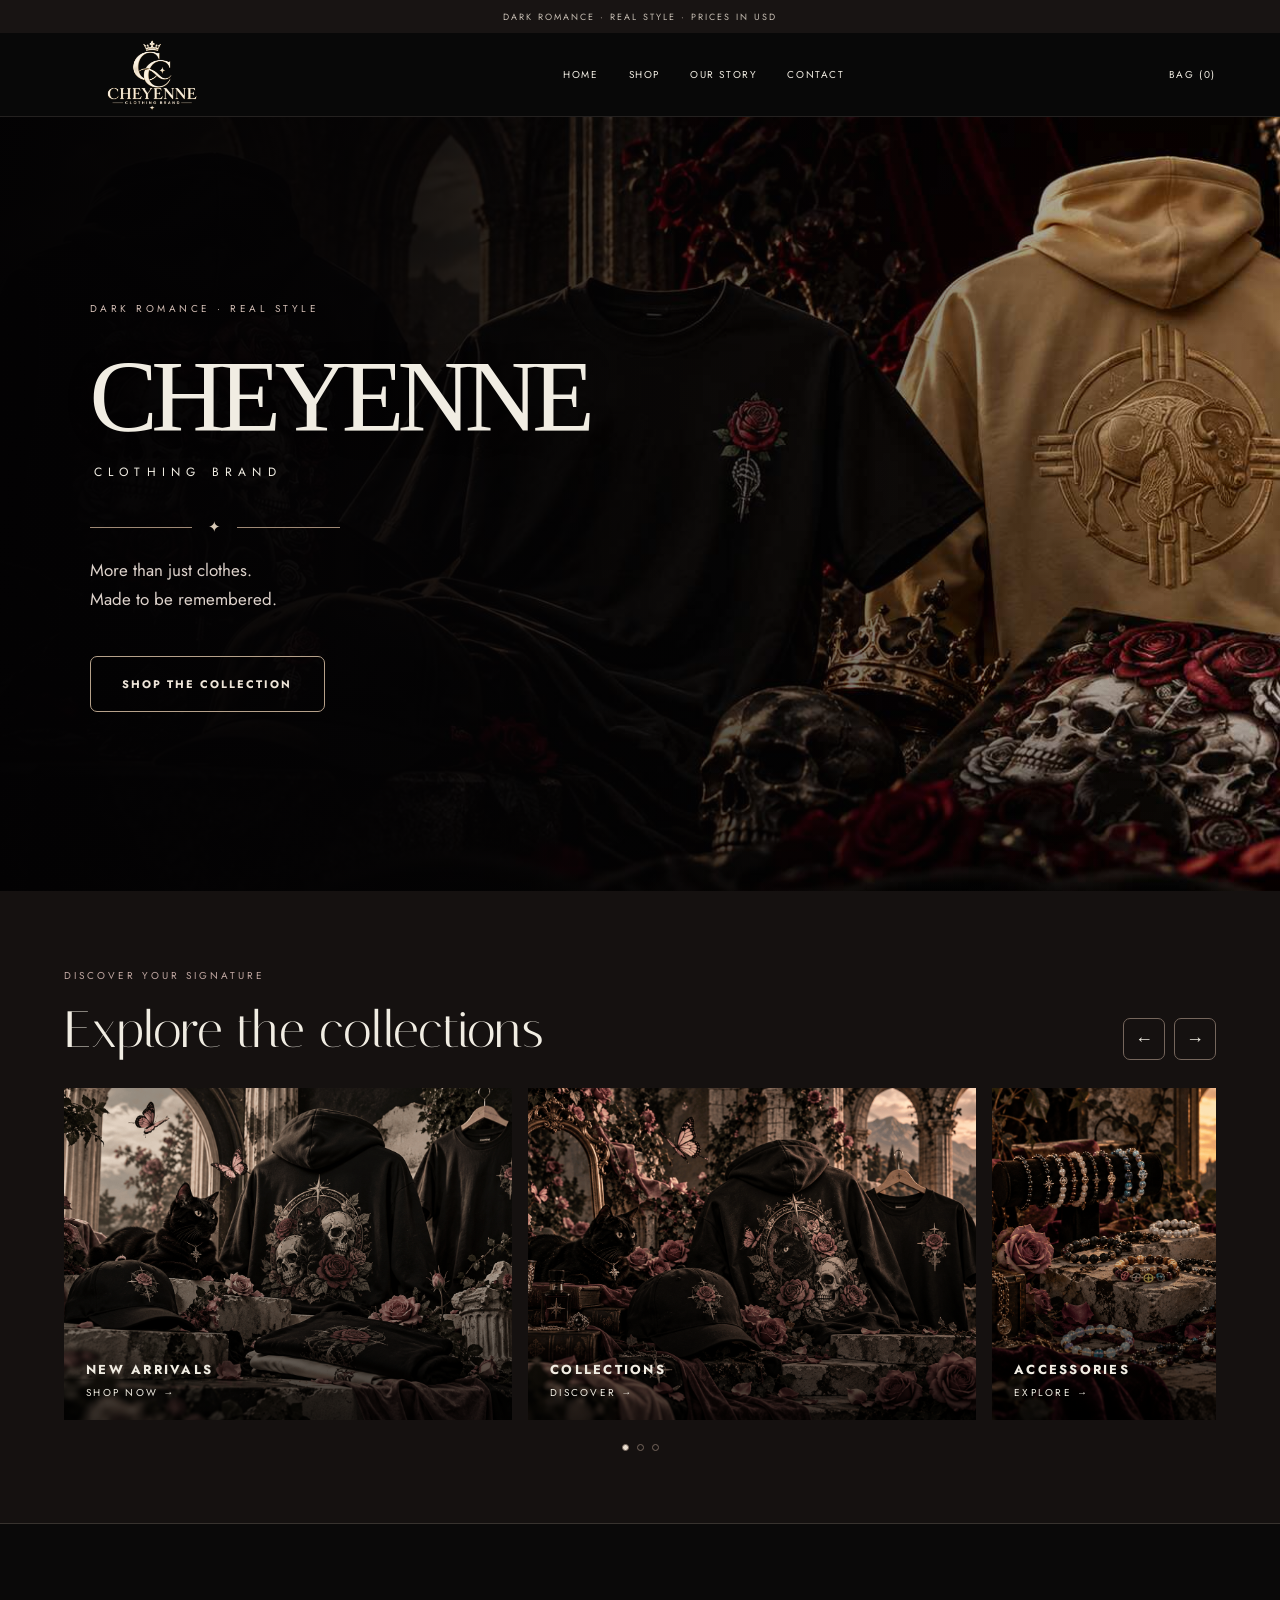
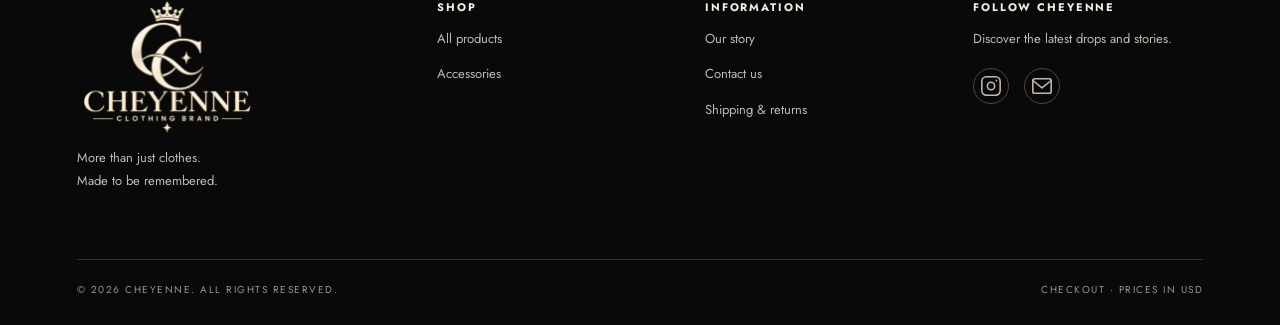
<file: index.html>
<!doctype html><html lang="en"><head><meta charset="UTF-8"><meta name="viewport" content="width=device-width,initial-scale=1"><meta name="theme-color" content="#080808"><meta name="description" content="CHEYENNE — dark romance, real style. Explore our signature clothing and accessories."><title>CHEYENNE — Clothing Brand</title><link rel="preconnect" href="https://fonts.googleapis.com"><link rel="preconnect" href="https://fonts.gstatic.com" crossorigin><link href="https://fonts.googleapis.com/css2?family=DM+Sans:wght@400;500;600;700&family=Italiana&family=Jost:wght@400;500;600;700&display=swap" rel="stylesheet"><link rel="stylesheet" href="style.css"><script src="config.js"></script></head><body><div id="app"></div><script src="app.js"></script></body></html>
</file>
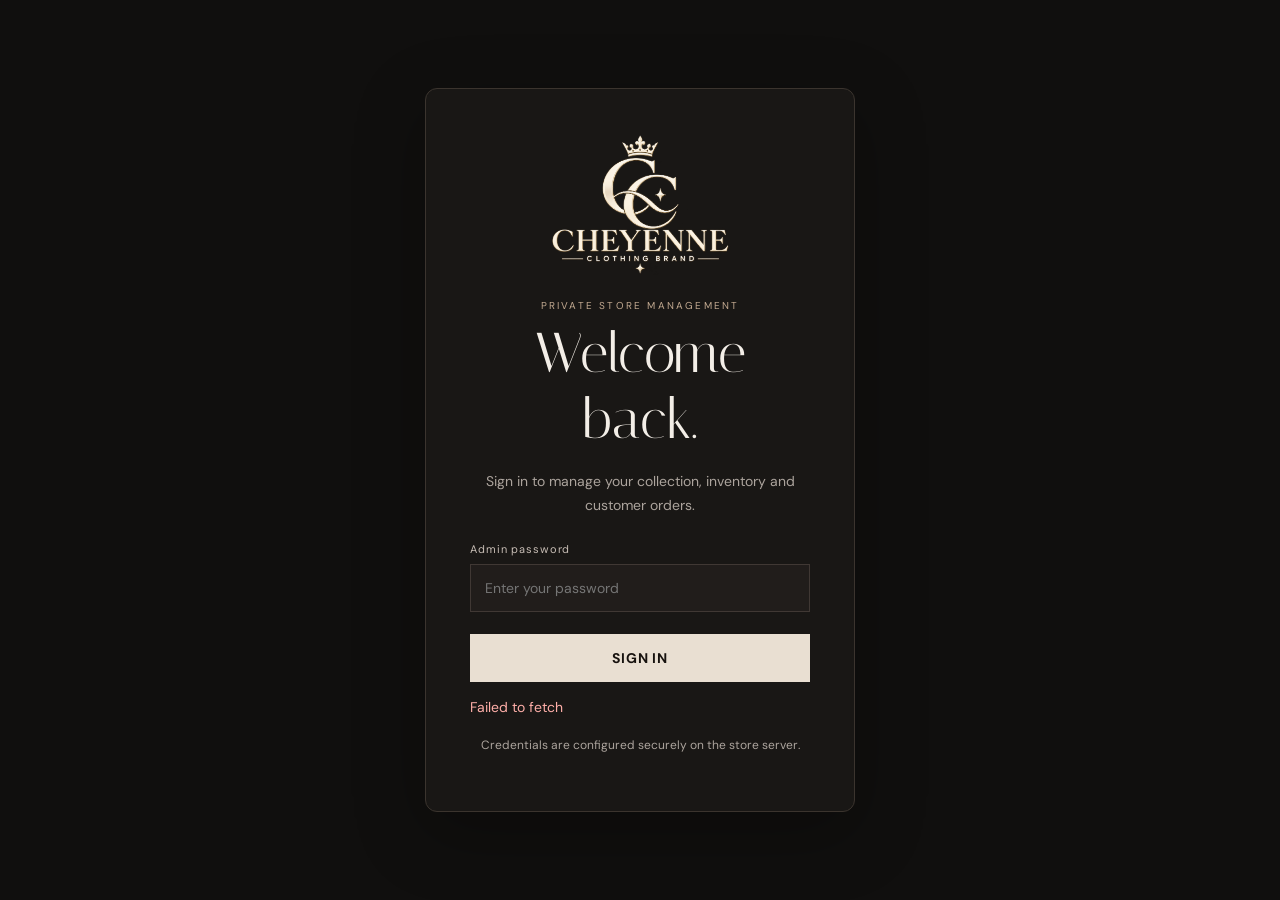
<file: admin.html>
<!doctype html><html lang="en"><head><meta charset="utf-8"><meta name="viewport" content="width=device-width,initial-scale=1"><meta name="theme-color" content="#11100f"><title>CHEYENNE — Administration</title><link rel="preconnect" href="https://fonts.googleapis.com"><link href="https://fonts.googleapis.com/css2?family=DM+Sans:wght@400;500;600;700&family=Italiana&display=swap" rel="stylesheet"><link rel="stylesheet" href="admin.css"><script src="config.js"></script></head><body><div id="admin-root"></div><script src="admin.js"></script></body></html>
</file>
<file: style.css>
:root{--bg:#090909;--fg:#f1ede3;--muted:#aaa49c;--line:#38332f;--wine:#58252e}*{box-sizing:border-box}html{scroll-behavior:smooth}body{margin:0;background:var(--bg);color:var(--fg);font:14px 'DM Sans',sans-serif}a{color:inherit;text-decoration:none}button,input,select,textarea{font:inherit}button,a,select{cursor:pointer}button{transition:.25s}button:hover{opacity:.8}h1,h2,h3,p{margin-top:0}h1,h2{font-family:'Cormorant Garamond',serif;font-weight:400}h1{font-size:clamp(46px,6vw,96px);line-height:1.03}h2{font-size:clamp(35px,4vw,64px)}em{font-weight:400}p{line-height:1.8}img{display:block;max-width:100%}.announcement{text-align:center;background:#181413;color:#c9c0b6;letter-spacing:2px;font-size:9px;padding:10px 8px}header{height:88px;display:flex;align-items:center;justify-content:space-between;padding:0 5%;border-bottom:1px solid #242120;position:relative;z-index:4;background:#080808}.brand{font:36px 'Cormorant Garamond',serif;letter-spacing:3px;line-height:.8}.brand span{display:block;text-align:center;font:8px 'DM Sans',sans-serif;letter-spacing:5px;margin-top:12px}nav,.actions{display:flex;gap:30px;align-items:center}nav a,.actions a,.mobile-menu{font-size:10px;letter-spacing:1.6px}nav a:hover,.actions a:hover{color:#d4b7aa}.mobile-menu,.mobile-nav{display:none}.hero{min-height:680px;height:75vh;max-height:900px;background-size:cover;background-position:center;display:flex;align-items:center;padding:8%;position:relative}.hero h1{font-size:clamp(70px,10vw,155px);margin:22px 0}.hero p{font-size:15px;color:#e3d8d3}.hero-side{position:absolute;right:5%;bottom:40px;font-size:10px;letter-spacing:4px}.eyebrow{font-size:10px;letter-spacing:3px;color:#c2a9a3}.btn{background:var(--fg);color:#15110f;display:inline-flex;align-items:center;justify-content:space-between;gap:45px;border:1px solid var(--fg);padding:19px 26px;letter-spacing:2px;font-size:11px;font-weight:700;margin-top:22px;transition:.3s}.btn:hover{background:#c9b8a9;transform:translateY(-2px)}.btn.outline{background:transparent;color:var(--fg)}.btn.full{width:100%;text-align:center}.intro{text-align:center;padding:120px 20px;max-width:820px;margin:auto}.intro h2{margin:25px 0}.intro p{max-width:510px;margin:auto;color:var(--muted)}.section{padding:85px 6%}.section-head{display:flex;justify-content:space-between;align-items:end;margin-bottom:35px}.section-head h2{margin:14px 0 0}.section-head>a{font-size:11px;letter-spacing:2px;border-bottom:1px solid;padding-bottom:8px}.product-grid{display:grid;grid-template-columns:repeat(4,minmax(0,1fr));gap:20px}.product-photo{background:#1d1b1a;aspect-ratio:3/4;overflow:hidden;position:relative}.product-photo img{width:100%;height:100%;object-fit:cover;transition:transform .7s}.product:hover img{transform:scale(1.055)}.product-photo>span{position:absolute;bottom:0;left:0;right:0;background:#eee9e1;color:#171717;text-align:center;padding:13px;font-size:10px;letter-spacing:2px;transform:translateY(100%);transition:.3s}.product:hover .product-photo>span{transform:none}.product-meta{display:flex;justify-content:space-between;gap:8px;padding:18px 0}.product-meta h3{font-weight:500;font-size:14px;margin:0 0 8px}.product-meta p{font-size:11px;color:var(--muted);margin:0}.product-meta strong{font-size:13px;font-weight:500;white-space:nowrap}.editorial{display:grid;grid-template-columns:1.1fr 1fr;min-height:590px;background:#1b1716}.editorial img{width:100%;height:100%;object-fit:cover}.editorial>div{padding:13%;align-self:center}.editorial p{color:#c4b9b2;max-width:360px}.collection-grid{display:grid;grid-template-columns:repeat(2,1fr);gap:20px}.collection-grid a{position:relative;overflow:hidden;min-height:330px;background:#161616}.collection-grid img{width:100%;height:100%;position:absolute;object-fit:cover;filter:brightness(.66);transition:.6s}.collection-grid a:hover img{transform:scale(1.05);filter:brightness(.85)}.collection-grid a>span{position:absolute;bottom:25px;left:30px;right:30px;display:flex;justify-content:space-between;align-items:end;font:36px 'Cormorant Garamond',serif}.collection-grid small{font:10px 'DM Sans',sans-serif;letter-spacing:2px}.newsletter{text-align:center;background:#191312;padding:95px 20px}.newsletter h2{margin:20px 0}.newsletter p{color:var(--muted)}.newsletter form{display:flex;max-width:480px;margin:35px auto 0;border-bottom:1px solid #aaa}.newsletter input{flex:1;background:none;border:0;padding:18px;color:white;min-width:0}.newsletter button{border:0;background:none;color:white;letter-spacing:2px;font-size:10px}footer{padding:80px 6% 25px;display:grid;grid-template-columns:2fr repeat(3,1fr);gap:35px;border-top:1px solid var(--line)}footer h2{font-size:45px;margin:0}footer p,footer a{display:block;color:var(--muted);font-size:12px;margin:12px 0}footer b{font-size:10px;letter-spacing:2px}footer small{grid-column:1/-1;border-top:1px solid var(--line);padding-top:24px;color:#89817a;letter-spacing:2px;font-size:9px}.page{min-height:65vh}.page>h1{margin:15px 0 18px}.muted,.fine{color:var(--muted)}.fine{font-size:11px}.shop-layout{display:grid;grid-template-columns:190px 1fr;gap:45px;margin-top:55px}.shop-layout aside h3{font-size:11px;letter-spacing:2px}.shop-layout aside a{display:block;padding:12px 0;color:var(--muted);font-size:13px}.shop-layout aside a.selected{color:white}.shop-toolbar{display:flex;justify-content:space-between;align-items:center;margin-bottom:22px;color:var(--muted);font-size:11px;letter-spacing:1px}select,input,textarea{background:#161616;color:var(--fg);border:1px solid #504640;padding:16px;width:100%;border-radius:0;outline:none}select:focus,input:focus,textarea:focus{border-color:#d1c0b4}.shop-toolbar select{width:auto;padding:10px}.detail{display:grid;grid-template-columns:1.2fr 1fr;gap:7%;padding:70px 8%}.detail-image{background:#191919}.detail-image img{width:100%;max-height:780px;object-fit:contain}.detail-info{padding-top:35px}.detail-info h1{font-size:clamp(44px,5vw,74px);margin:20px 0}.detail-info h2{font:24px 'DM Sans',sans-serif}.detail-info>p{color:var(--muted);max-width:460px}.detail-info label{display:block;letter-spacing:2px;font-size:11px;margin-top:40px}.size-row{display:flex;flex-wrap:wrap;gap:10px;margin:15px 0}.size-row button{background:transparent;border:1px solid #655d55;color:white;padding:13px 17px}.size-row button.active{background:#e9e2d9;color:#111}.detail-info details{border-bottom:1px solid var(--line);padding:22px 0}.detail-info summary{font-size:11px;letter-spacing:2px;cursor:pointer}.detail-info details p{color:var(--muted);margin:15px 0 0}.narrow{max-width:900px;margin:auto}.cart-item{display:flex;align-items:center;gap:25px;border-bottom:1px solid var(--line);padding:25px 0}.cart-item img{width:110px;height:130px;object-fit:cover}.cart-item div{flex:1}.cart-item h3{font-size:17px}.cart-item p{color:var(--muted);font-size:12px}.cart-item button{background:transparent;color:white;border:0;padding:8px}.total,.summary-line{display:flex;justify-content:space-between;padding:18px 0;border-bottom:1px solid var(--line)}.checkout{display:grid;grid-template-columns:1.3fr 1fr;gap:70px;margin-top:45px}.checkout h2,.order-summary h2,.admin-grid h2{font-size:32px;margin:20px 0}.checkout form input,.checkout form select,.admin-grid form input,.admin-grid form select,.admin-grid textarea{margin-bottom:12px}.two{display:grid;grid-template-columns:1fr 1fr;gap:12px}.order-summary{background:#181514;padding:30px;align-self:start}.summary-line{gap:20px;font-size:12px}.grand{font-size:17px}.payment-note{padding:22px;background:#281e1c;color:#d8bfb5;line-height:1.7;font-size:12px}.center{text-align:center}.story{display:grid;grid-template-columns:1fr 1fr;align-items:center}.story img{width:100%;height:650px;object-fit:cover}.story>div{padding:12%}.story p{color:var(--muted)}.stats{display:grid;grid-template-columns:repeat(3,1fr);gap:15px;margin:35px 0}.stats>div{padding:25px;background:#191716}.stats small{display:block;letter-spacing:2px;color:var(--muted)}.stats strong{display:block;font-size:30px;margin-top:15px}.admin-grid{display:grid;grid-template-columns:1fr 1fr;gap:50px}.admin-line{display:flex;align-items:center;gap:12px;border-bottom:1px solid var(--line);padding:12px 0}.admin-line img{width:50px;height:55px;object-fit:cover}.admin-line span{flex:1}.admin-line small{display:block;color:var(--muted);margin-top:5px}.admin-line button{background:none;color:white;border:0;font-size:10px}.order{border-bottom:1px solid var(--line);padding:20px 0}.order p{color:var(--muted);font-size:12px}.order select{max-width:220px}@media(max-width:1050px){nav{gap:14px}.product-grid{grid-template-columns:repeat(2,minmax(0,1fr))}.hero{min-height:600px}}@media(max-width:700px){header{height:72px;padding:0 5%}.brand{font-size:29px}.brand span{font-size:7px;letter-spacing:3px}.announcement{font-size:8px;letter-spacing:1px}nav,.actions a:first-child{display:none}.actions{margin-left:auto;margin-right:15px}.mobile-menu{display:block;background:none;border:0;color:white}.mobile-nav{display:none;position:absolute;z-index:10;top:102px;left:0;right:0;background:#100e0e;padding:25px 6%;box-shadow:0 30px 40px #000b}.menu-open .mobile-nav{display:block}.mobile-nav a{display:block;padding:17px 0;border-bottom:1px solid var(--line);letter-spacing:2px}.hero{min-height:580px;height:77vh;background-position:60% center;padding:9% 6%}.hero h1{font-size:clamp(58px,15vw,90px)}.hero-side{font-size:8px;letter-spacing:2px}.intro{padding:85px 25px}.section{padding:55px 5%}.section-head h2{font-size:43px}.product-grid{gap:12px}.product-meta{gap:5px}.product-meta h3{font-size:12px}.product-meta strong{font-size:11px}.product-photo>span{display:none}.editorial,.detail,.checkout,.story,.admin-grid{grid-template-columns:1fr}.editorial img{height:360px}.editorial>div{padding:60px 7%}.collection-grid{gap:12px}.collection-grid a{min-height:260px}.collection-grid a>span{left:15px;right:15px;font-size:25px;bottom:17px;display:block}.collection-grid small{display:block;margin-top:8px}.shop-layout{grid-template-columns:1fr;gap:20px;margin-top:30px}.shop-layout aside{display:flex;overflow:auto;gap:20px;white-space:nowrap}.shop-layout aside h3{display:none}.shop-layout aside a{flex-shrink:0}.detail{padding:25px 5% 70px;gap:20px}.detail-info{padding-top:15px}.checkout{gap:30px}.cart-item{gap:12px}.cart-item img{width:80px;height:100px}.cart-item h3{font-size:13px}.cart-item strong{font-size:12px}.story img{height:380px}.story>div{padding:50px 6%}.stats{grid-template-columns:1fr}footer{grid-template-columns:1fr 1fr;gap:30px}footer>div:first-child{grid-column:1/-1}footer small{line-height:1.7}}

/* CHEYENNE couture storefront refresh */
.couture-hero{background:#080706!important;min-height:670px;height:min(78vw,820px);display:grid;grid-template-columns:49% 51%;padding:0 5.5%;overflow:hidden;isolation:isolate}
.couture-hero:before{content:"";position:absolute;inset:0;background:radial-gradient(ellipse at 63% 50%,#4d1b1b3b,transparent 47%);pointer-events:none;z-index:-1}
.hero-copy{position:relative;z-index:2;align-self:center;padding:55px 0}.couture-hero .eyebrow{color:#d2bdb4;letter-spacing:3.5px}.couture-hero h1{font-size:clamp(65px,8.6vw,146px);letter-spacing:-.045em;line-height:.92;font-weight:400;margin:35px 0 15px;white-space:nowrap}.hero-subtitle{font-size:12px;letter-spacing:9px;padding-left:6px}.hero-rule{display:flex;align-items:center;gap:16px;width:250px;color:#d8c9b6;margin:34px 0 18px}.hero-rule:before,.hero-rule:after{content:"";height:1px;flex:1;background:#9f8975}.couture-hero p{font-size:17px;line-height:1.9;color:#ddd2cb}.hero-cta{background:transparent;color:#eee5d9;border-color:#b6a18a;margin-top:25px;min-width:255px}.hero-cta:hover{background:#eee5d9;color:#111}.hero-visual{height:100%;min-height:0;position:relative;display:flex;align-items:center;justify-content:center}.hero-visual:before{content:"";position:absolute;inset:9% 3%;background:radial-gradient(ellipse,#391a1b 0%,transparent 70%)}.hero-visual img{position:relative;width:100%;height:88%;object-fit:contain;filter:drop-shadow(0 35px 55px #000b);animation:heroReveal 1.1s both}.hero-visual>span{position:absolute;bottom:7%;right:5%;letter-spacing:3px;font-size:10px;color:#d7c4b9}.hero-index{position:absolute;left:5.5%;bottom:25px;color:#9d8c85;font-size:9px;letter-spacing:3px}@keyframes heroReveal{from{opacity:0;transform:translateY(22px) scale(.98)}to{opacity:1;transform:none}}
.category-strip{display:grid;grid-template-columns:repeat(3,minmax(0,1fr));gap:14px;padding:18px 5.5% 25px;background:#f1ede6}.category-strip>a{height:clamp(190px,25vw,340px);position:relative;overflow:hidden;background:#161111}.category-strip img{width:100%;height:100%;object-fit:cover;filter:brightness(.68);transition:transform .7s,filter .7s}.category-strip>a:hover img{transform:scale(1.06);filter:brightness(.86)}.category-strip a>span{position:absolute;bottom:22px;left:23px;color:white;letter-spacing:2px;font-size:13px;font-weight:600;text-shadow:0 2px 12px #000}.category-strip small{display:block;font-size:9px;margin-top:9px;letter-spacing:2px;font-weight:400}.product-photo img{object-fit:contain;background:#1c1918}.product-photo{border:0}.product{transition:transform .3s}.product:hover{transform:translateY(-3px)}.section-head a:hover,nav a:hover,.actions a:hover{color:#d6b9a3}.btn,.category-strip a,.collection-grid a,.product{cursor:pointer}
@media(max-width:800px){.couture-hero{min-height:740px;height:auto;grid-template-columns:1fr;padding:60px 6% 35px;align-content:start}.hero-copy{text-align:center;padding:15px 0 0}.couture-hero h1{font-size:clamp(57px,12vw,100px);margin:22px 0 12px}.hero-subtitle{font-size:9px;letter-spacing:6px}.hero-rule{margin:23px auto 15px}.couture-hero p{font-size:14px}.hero-visual{height:340px}.hero-visual img{height:100%}.hero-visual>span{bottom:0;font-size:8px}.hero-index{display:none}.category-strip{padding:12px 4% 18px;gap:8px}.category-strip>a{height:190px}.category-strip a>span{font-size:10px;left:11px;bottom:12px;letter-spacing:1px}.category-strip small{font-size:8px;letter-spacing:.5px}.hero-cta{margin-top:12px}}
@media(max-width:480px){.couture-hero{min-height:690px;padding-top:38px}.couture-hero h1{font-size:clamp(49px,12.5vw,72px)}.hero-visual{height:300px}.category-strip{grid-template-columns:repeat(3,minmax(0,1fr))}.category-strip>a{height:145px}.category-strip a>span{font-size:9px}.category-strip small{font-size:7px}}
/* CHEYENNE identity */
h1,h2,.brand,.hero-copy h1{font-family:'Italiana',Georgia,serif!important;font-weight:400!important}body{font-family:'Jost',sans-serif!important}.brand-logo{width:165px;height:65px;object-fit:contain;object-position:left center;display:block}.footer-logo{width:220px;height:145px;object-fit:contain;object-position:left center}.hero-copy h1{font-size:clamp(65px,9vw,155px)}.product-photo img,.detail-image img{object-fit:cover}.hero-visual img{object-fit:cover}.mini-gallery{display:grid;grid-template-columns:repeat(4,minmax(0,1fr));gap:9px;margin-top:12px}.mini-gallery button{background:#171717;border:1px solid #333;padding:0;cursor:pointer}.mini-gallery img{width:100%;height:100px;object-fit:cover}.detail-image>img{width:100%;max-height:680px;object-fit:contain;background:#151515}.admin-shell{display:grid;grid-template-columns:230px 1fr;min-height:80vh}.admin-sidebar{background:#121111;padding:28px 18px;border-right:1px solid #302a28}.admin-sidebar button{display:block;width:100%;text-align:left;padding:14px;color:#ddd;background:none;border:0;cursor:pointer}.admin-sidebar button:hover,.admin-sidebar button.active{background:#292320;color:#fff}.admin-main{padding:35px;min-width:0}.admin-main input,.admin-main select,.admin-main textarea{width:100%;padding:13px;margin:7px 0;background:#191919;border:1px solid #49413c;color:#fff;border-radius:0}.admin-main label{font-size:12px;letter-spacing:.1em}.admin-table{width:100%;border-collapse:collapse;font-size:13px}.admin-table td,.admin-table th{padding:12px;border-bottom:1px solid #36302e;text-align:left}.admin-table img{height:56px;width:50px;object-fit:cover}.admin-tabs{display:flex;gap:8px;flex-wrap:wrap;margin:15px 0}.admin-tabs button,.admin-btn{padding:10px 17px;background:#2a2522;color:#f3e9da;border:1px solid #615348;cursor:pointer}.admin-btn.primary{background:#eee6d6;color:#171310}.admin-card{padding:24px;background:#151414;border:1px solid #37302d;margin:15px 0}.admin-gallery{display:grid;grid-template-columns:repeat(auto-fill,minmax(100px,1fr));gap:10px}.admin-gallery img{height:110px;width:100%;object-fit:cover}.admin-gallery button{display:block;width:100%;padding:7px}.admin-grid2{display:grid;grid-template-columns:1fr 1fr;gap:15px}.notice{padding:13px;background:#2b221e;border-left:2px solid #d1b79a;margin:12px 0}.admin-mobile{display:none}@media(max-width:800px){.admin-shell{display:block}.admin-sidebar{display:flex;overflow-x:auto;padding:8px}.admin-sidebar button{white-space:nowrap;width:auto}.admin-main{padding:18px}.admin-grid2{grid-template-columns:1fr}.admin-table{display:block;overflow-x:auto}.brand-logo{width:125px;height:54px}.footer-logo{width:170px;height:110px}.mini-gallery img{height:65px}} 

/* CHEYENNE V3 — full-bleed editorial hero and mobile-first refinements */
html,body{max-width:100%;overflow-x:clip}body{font-size:15px}header{height:84px;padding-inline:clamp(20px,5vw,90px);position:relative;z-index:30}.brand{display:flex;align-items:center;justify-content:center;width:175px;height:76px;flex-shrink:0}.brand-logo{width:165px;height:72px;object-fit:contain;object-position:center}nav a,.actions a{transition:color .25s ease,opacity .25s ease}nav a:hover,.actions a:hover{color:#e2c9a8}a:focus-visible,button:focus-visible,input:focus-visible{outline:2px solid #e2c9a8;outline-offset:4px}
.couture-hero{height:min(850px,86svh);min-height:660px;display:flex;align-items:center;position:relative;padding:clamp(35px,7vw,125px);background:#080706 url('assets/cheyenne-053805.png') center 46%/cover no-repeat!important;isolation:isolate}.couture-hero:before{content:'';position:absolute;inset:0;z-index:0;background:linear-gradient(90deg,rgba(3,2,3,.97) 0%,rgba(4,3,4,.86) 29%,rgba(5,4,5,.42) 56%,rgba(0,0,0,.05) 100%),linear-gradient(0deg,rgba(0,0,0,.4),transparent 28%);pointer-events:none}.hero-copy{position:relative;z-index:2;width:min(680px,57%);padding:0;text-align:left;animation:heroCopyIn .95s both}.couture-hero h1{font-family:Georgia,'Times New Roman',serif!important;font-size:clamp(62px,8vw,134px);letter-spacing:-.065em;white-space:normal;line-height:.95;margin:30px 0 18px;text-shadow:0 3px 25px #0007}.hero-subtitle{font-size:12px;letter-spacing:.52em;padding-left:4px}.hero-rule{margin:35px 0 18px}.couture-hero p{font-size:17px;line-height:1.7}.hero-visual{display:none}.hero-cta{min-width:235px;justify-content:center;transition:transform .3s,background .3s,color .3s}.hero-cta:hover{transform:translateY(-4px)}@keyframes heroCopyIn{from{opacity:0;transform:translateY(28px)}to{opacity:1;transform:translateY(0)}}
.category-strip>a{overflow:hidden}.category-strip img{transition:transform .7s cubic-bezier(.2,.7,.2,1),filter .7s}.category-strip a:hover img{transform:scale(1.07);filter:brightness(.85)}.product-photo img{transition:transform .65s cubic-bezier(.2,.7,.2,1)}.product:hover .product-photo img{transform:scale(1.055)}.btn{transition:transform .25s,background .25s,color .25s}.btn:hover{transform:translateY(-3px)}
@media(max-width:1000px){header nav{gap:15px}.couture-hero{height:75svh;min-height:620px}.hero-copy{width:min(630px,68%)}}
@media(max-width:800px){header{height:72px;padding:0 18px}.brand{width:130px;height:67px;justify-content:flex-start}.brand-logo{width:125px;height:63px}.actions{margin-left:auto;margin-right:15px}.actions a:last-child{font-size:11px;white-space:nowrap}.mobile-menu{display:flex;flex-direction:column;justify-content:center;gap:5px;width:42px;height:44px;border:0;background:none;padding:10px;z-index:40}.mobile-menu span{display:block;width:22px;height:1.5px;background:#f2e9de;transition:transform .25s,opacity .25s}.menu-open .mobile-menu span:first-child{transform:translateY(6.5px) rotate(45deg)}.menu-open .mobile-menu span:nth-child(2){opacity:0}.menu-open .mobile-menu span:last-child{transform:translateY(-6.5px) rotate(-45deg)}.mobile-nav{display:flex;position:fixed;inset:72px 0 0;z-index:29;flex-direction:column;justify-content:center;background:rgba(9,7,8,.98);padding:25px 8% 80px;opacity:0;visibility:hidden;transform:translateY(-12px);transition:opacity .3s,transform .3s,visibility .3s;overflow:auto}.menu-open .mobile-nav{display:flex;opacity:1;visibility:visible;transform:none}.mobile-nav a{font-family:Georgia,serif;font-size:clamp(27px,7vw,42px);letter-spacing:.02em;padding:13px 0;border-bottom:1px solid #332a2a}.couture-hero{height:calc(100svh - 100px);min-height:590px;max-height:840px;display:flex;align-items:flex-end;padding:45px 6% 72px;background-position:64% center!important}.couture-hero:before{background:linear-gradient(0deg,rgba(0,0,0,.97) 0%,rgba(0,0,0,.77) 32%,rgba(0,0,0,.13) 75%),linear-gradient(90deg,#0005,transparent 70%)}.hero-copy{width:100%;max-width:550px;text-align:left;padding:0}.couture-hero h1{font-size:clamp(58px,12vw,95px);margin:16px 0 12px}.couture-hero .eyebrow{font-size:10px;letter-spacing:2px}.hero-subtitle{font-size:10px;letter-spacing:.38em}.hero-rule{margin:20px 0 12px;width:175px}.couture-hero p{font-size:15px;margin:10px 0}.hero-cta{margin-top:12px;padding:17px 22px}.category-strip{grid-template-columns:repeat(3,minmax(0,1fr));gap:8px;padding:10px}.category-strip>a{height:170px}.category-strip a>span{left:10px;right:6px;bottom:10px;font-size:10px}.category-strip small{font-size:8px}.footer-logo{width:180px;height:auto}.intro{padding:75px 22px}}
@media(max-width:480px){.announcement{font-size:8px;letter-spacing:.7px;padding:8px 4px}.couture-hero{min-height:570px;height:calc(100svh - 96px);max-height:760px;background-position:61% center!important;padding:38px 6% 62px}.couture-hero h1{font-size:clamp(49px,12vw,68px)}.hero-subtitle{font-size:9px;letter-spacing:.34em}.couture-hero p{font-size:14px}.category-strip{gap:6px;padding:8px}.category-strip>a{height:135px}.category-strip a>span{font-size:9px}.category-strip small{font-size:7px}.section-head{align-items:center;gap:12px}.section-head h2{font-size:clamp(31px,9vw,42px)}.section-head>a{font-size:9px;white-space:nowrap}.product-meta{flex-wrap:wrap}.product-meta h3{line-height:1.4}.checkout,.detail{min-width:0}.two{grid-template-columns:1fr}}
@media(prefers-reduced-motion:reduce){*,*:before,*:after{animation-duration:.01ms!important;transition-duration:.01ms!important;scroll-behavior:auto!important}}

/* CHEYENNE storefront refinements */
.couture-hero{background:linear-gradient(90deg,rgba(0,0,0,.84) 0%,rgba(0,0,0,.36) 55%,rgba(0,0,0,.06)),url('assets/hero-desktop.jpg') center/cover!important;min-height:650px}
.couture-hero .hero-visual{display:none}
.couture-hero .hero-copy{position:relative;z-index:1}
.collection-showcase{padding:72px max(5%,30px);background:#151110}
.collection-showcase .section-head{margin-bottom:28px}
.collection-window{overflow:hidden}
.collection-track{display:flex;gap:16px;transition:transform .75s cubic-bezier(.22,1,.36,1);will-change:transform}
.collection-slide{flex:0 0 calc((100% - 32px)/3);min-width:0;position:relative;aspect-ratio:1.35;overflow:hidden;background:#211b1a}
.collection-slide img{width:100%;height:100%;object-fit:cover;transition:transform .6s}
.collection-slide:hover img{transform:scale(1.055)}
.collection-slide:after{content:"";position:absolute;inset:35% 0 0;background:linear-gradient(transparent,rgba(0,0,0,.75))}
.collection-slide>span{position:absolute;z-index:1;left:22px;bottom:20px;display:grid;gap:6px;letter-spacing:.15em}
.collection-slide strong{font-size:13px}.collection-slide small{font-size:10px}
.carousel-controls{display:flex;gap:9px}.carousel-controls button,.carousel-dots button{border:1px solid #75665c;background:transparent;color:#f1ede3}
.carousel-controls button{width:42px;height:42px;font-size:18px}
.carousel-dots{display:flex;justify-content:center;gap:8px;margin-top:24px}.carousel-dots button{width:7px;height:7px;padding:0;border-radius:50%}.carousel-dots button.active{background:#eaded0}
.brand-statement{text-align:center;padding:85px 20px 100px;max-width:1000px;margin:auto}
.brand-statement h2{line-height:1.25;margin:28px 0}.brand-statement p{color:#bcb3ab}
.statement-link{display:inline-block;border-bottom:1px solid #bca18a;letter-spacing:.2em;font-size:11px;padding:12px;margin-top:16px}
.store-footer{display:grid;grid-template-columns:1.4fr repeat(3,1fr);gap:38px;padding:75px 6% 28px;background:#0a0909}
.store-footer>div:not(.footer-bottom){display:flex;flex-direction:column;align-items:flex-start;gap:12px}
.store-footer b{letter-spacing:.17em;font-size:11px}.store-footer a,.store-footer p{font-size:13px;color:#c1b9b0;margin:0;line-height:1.8}
.store-footer a:hover{color:#fff}.store-footer .footer-logo{width:180px;height:auto;max-height:160px;object-fit:contain}
.social-links{display:flex;gap:15px;margin:6px 0 10px}.social-links a{display:inline-flex;transition:transform .2s}.social-links a:hover{transform:translateY(-3px)}
.footer-bottom{grid-column:1/-1;border-top:1px solid #352e2b;margin-top:28px;padding-top:22px;display:flex;justify-content:space-between;gap:15px;color:#9f948b;font-size:10px;letter-spacing:.15em}
.contact-hero{min-height:470px;display:flex;align-items:center;padding:75px 9%;background:linear-gradient(90deg,#0b0909 0%,rgba(11,9,9,.9) 36%,rgba(11,9,9,.1)),url('assets/contact-banner.jpg') center/cover}
.contact-hero>div{max-width:560px}.contact-hero p{font-size:17px;color:#c9c0b9}.contact-hero a{display:flex;align-items:center;gap:12px;margin:16px 0}
.contact-form-section{display:grid;grid-template-columns:1fr 1.5fr;gap:9%;padding:85px 9%;background:#151110}
.contact-form-section label{display:block;font-size:12px;letter-spacing:.06em;margin-bottom:15px}
.contact-form-section input,.contact-form-section textarea,.contact-form-section select{display:block;width:100%;margin-top:10px;background:#211b1a;border:1px solid #4b3d38;color:#f1ede3;padding:17px}
.contact-form-section input:focus,.contact-form-section textarea:focus{outline:1px solid #d1b6a2}
.bag-page h1 small{font:20px 'DM Sans',sans-serif;color:#bcb0a8}
.bag-page .cart-item{border-bottom:1px solid #38302d;padding:24px 0}
.qty-control{display:inline-flex;align-items:center;border:1px solid #554943;margin:12px 12px 12px 0}
.qty-control button{background:transparent;color:#eee;border:0;padding:8px 14px}.qty-control span{min-width:26px;text-align:center}
.remove-item{background:none;border:0;color:#a99c92;text-decoration:underline;font-size:11px}
.cart-warning{color:#ffb6a8!important}.continue-link{display:inline-block;margin:25px 0;color:#cbb7a7}
@media(max-width:760px){.couture-hero{background-image:linear-gradient(0deg,rgba(0,0,0,.8),rgba(0,0,0,.15)),url('assets/hero-mobile.jpg')!important;background-position:center;min-height:610px}.collection-showcase{padding:48px 18px}.collection-slide{flex-basis:82%;aspect-ratio:.88}.collection-showcase .section-head{align-items:flex-end}.store-footer{grid-template-columns:1fr 1fr;padding:50px 24px 25px;gap:32px 18px}.footer-brand{grid-column:1/-1}.footer-bottom{flex-direction:column}.contact-hero{min-height:440px;padding:55px 24px}.contact-form-section{grid-template-columns:1fr;padding:55px 24px;gap:22px}}
@media(prefers-reduced-motion:reduce){.collection-track,.collection-slide img{transition:none!important}}

@media(min-width:761px){.collection-slide{flex-basis:calc((100% - 32px)/2.5)}}

/* Mobile polish and consistent premium controls */
.product-photo,.product-photo img,.product-grid .product,.detail-image,.detail-image img{border-radius:12px}
.btn,.hero-cta,.collection-showcase button,.shop-toolbar select,.contact-form-section button{border-radius:7px}
.shop-toolbar select{appearance:none;-webkit-appearance:none;min-width:155px;padding:12px 40px 12px 14px;background:#181514 url("data:image/svg+xml,%3Csvg xmlns='http://www.w3.org/2000/svg' width='18' height='18' viewBox='0 0 24 24' fill='none' stroke='%23f0e6da' stroke-width='2' stroke-linecap='round' stroke-linejoin='round'%3E%3Cpath d='m6 9 6 6 6-6'/%3E%3C/svg%3E") right 12px center/18px no-repeat}
.contact-form-section input,.contact-form-section select,.contact-form-section textarea{border-radius:7px}
.social-links a{width:36px;height:36px;display:inline-flex;align-items:center;justify-content:center;border:1px solid #52463d;border-radius:50%}
@media(max-width:760px){.couture-hero{height:auto!important;min-height:0!important;max-height:none!important;aspect-ratio: 3/4;display:flex;align-items:center;padding:32px 6%!important;background-position:center center!important}.couture-hero .hero-copy{padding:0!important;align-self:center}.couture-hero h1{font-size:clamp(43px,11vw,74px)!important}.couture-hero .hero-copy p{margin:14px 0!important}.hero-cta{margin-top:12px!important}.contact-form-section{padding:46px 24px!important}.contact-form-section form{min-width:0}.contact-form-section textarea{min-height:145px}.store-footer{gap:25px 14px}.shop-toolbar{gap:12px;flex-wrap:wrap}.shop-toolbar select{max-width:100%}.section-head{gap:14px}.section-head h2{line-height:1.08}}
@media(max-width:420px){.couture-hero{aspect-ratio: 4/5}.couture-hero .hero-copy{max-width:100%}.couture-hero h1{font-size:clamp(40px,10.5vw,58px)!important}}

/* Manual-payment checkout */
.ch-checkout{max-width:940px}.ch-checkout form{display:grid;gap:22px}.ch-checkout-card{padding:clamp(22px,4vw,38px);background:#1a1514;border:1px solid #403531;border-radius:12px}.ch-checkout-card h2{margin:10px 0 22px}.ch-checkout-card label:not(.ch-payment-option){display:block;font-size:13px;color:#d8cdc5;margin:0 0 15px}.ch-checkout-card input:not([type=radio]){width:100%;margin-top:8px;background:#231d1b;color:#f7f1e8;border:1px solid #534640;border-radius:8px;padding:15px;font-size:16px}.ch-payment-option{display:flex;align-items:flex-start;gap:15px;padding:18px;margin:12px 0;border:1px solid #5b4a43;border-radius:10px;cursor:pointer}.ch-payment-option input{margin-top:5px;accent-color:#d8c2aa}.ch-payment-option span{display:grid;gap:6px}.ch-payment-option small,.ch-small-note{display:block;color:#b7aaa1;font-size:13px;line-height:1.65}.ch-summary-item{display:flex;gap:14px;align-items:center;padding:14px 0;border-bottom:1px solid #3b302c}.ch-summary-item img{width:64px;height:74px;object-fit:cover;border-radius:7px}.ch-summary-item span{flex:1}.ch-summary-item small{display:block;color:#b7aaa1;margin-top:5px}.ch-summary-total{display:flex;justify-content:space-between;gap:14px;padding:15px 0;border-bottom:1px solid #403531}.ch-confirm-mark{width:64px;height:64px;border:1px solid #d8c2aa;border-radius:50%;display:grid;place-items:center;font-size:34px;margin:30px 0}.ch-confirm .btn{margin-top:25px}.ch-confirm p{line-height:1.8}@media(max-width:600px){.ch-checkout-card{padding:20px}.ch-checkout .two{display:grid;grid-template-columns:1fr;gap:0}.ch-checkout-card h2{font-size:30px}.ch-summary-item strong{white-space:nowrap}}
/* CHEYENNE — mobile navigation overlay, stable on scroll */
@media (max-width:800px){
  body.menu-open{overflow:hidden!important;}
  body.menu-open header{
    position:fixed!important;
    top:0!important;left:0!important;right:0!important;
    width:100%!important;
    z-index:10002!important;
    background:#090707!important;
    border-bottom:1px solid #302725;
  }
  body.menu-open .mobile-menu{
    position:relative!important;
    z-index:10004!important;
    flex-shrink:0;
  }
  .mobile-nav{
    position:fixed!important;
    inset:0!important;
    width:100%!important;
    height:100dvh!important;
    max-height:100dvh!important;
    box-sizing:border-box!important;
    z-index:10001!important;
    background:#090707!important;
    padding:calc(86px + env(safe-area-inset-top, 0px)) 7% max(30px,env(safe-area-inset-bottom, 0px))!important;
    justify-content:flex-start!important;
    overflow-y:auto!important;
    overscroll-behavior:contain;
    -webkit-overflow-scrolling:touch;
    transform:none!important;
  }
  body.menu-open .mobile-nav{opacity:1!important;visibility:visible!important;display:flex!important;}
  .mobile-nav a{flex-shrink:0;}
}

/* CHEYENNE product options — separate size and color controls */
.ch-product-option{margin:28px 0}.ch-option-head{display:flex;justify-content:space-between;align-items:center;margin-bottom:13px;font-size:13px;letter-spacing:.05em}.ch-option-head span{color:#b9aaa1}.ch-size-list,.ch-color-list{display:flex;flex-wrap:wrap;gap:9px}.ch-size-choice,.ch-color-choice{background:#171514;color:#eee5db;border:1px solid #51443d;border-radius:5px;padding:12px 19px;min-width:53px;transition:background .2s,border-color .2s}.ch-size-choice.selected,.ch-color-choice.selected{border-color:#eee5db;background:#302823;box-shadow:inset 0 0 0 1px #eee5db}.ch-size-choice:hover,.ch-color-choice:hover{border-color:#cbb8a5}.ch-color-choice{display:inline-flex;align-items:center;gap:10px;padding:11px 15px}.ch-color-swatch{width:15px;height:15px;border:1px solid #8e8279;border-radius:3px}.ch-stock-message{color:#b8aea6;font-size:12px;min-height:18px;margin:0 0 16px}.ch-quantity-title{font-size:12px;letter-spacing:.12em;margin:24px 0 12px}.ch-quantity-stepper{display:inline-flex;align-items:center;border:1px solid #554943;border-radius:5px;overflow:hidden}.ch-quantity-stepper button{width:43px;height:43px;background:#1a1716;color:#eee;border:0}.ch-quantity-stepper input{width:58px!important;height:43px;text-align:center;padding:0!important;border:0!important;background:#1a1716!important;color:#eee!important;appearance:textfield;-moz-appearance:textfield}.ch-quantity-stepper input::-webkit-inner-spin-button,.ch-quantity-stepper input::-webkit-outer-spin-button{-webkit-appearance:none;margin:0}.ch-product-detail .detail-info>.btn{margin-top:22px}.ch-product-detail .detail-info>.btn:disabled{opacity:.4;cursor:not-allowed}.ch-payment-card h2{font-size:clamp(34px,4vw,48px);line-height:1.15}.ch-payment-card .ch-payment-option{display:flex;align-items:center;gap:14px;margin-top:24px;padding:19px 22px;border-radius:7px;background:#231d1b;border-color:#d7c6b3}.ch-payment-card .ch-payment-option input{width:18px;height:18px;flex:none;accent-color:#e8d9c6}.ch-payment-copy{flex:1}.ch-payment-mark{color:#e8d9c6;font-size:20px}.ch-payment-card .ch-small-note{margin:12px 0;line-height:1.6}@media(max-width:700px){.ch-product-option{margin:23px 0}.ch-size-choice{padding:11px 16px}.ch-payment-card .ch-payment-option{padding:16px}}

/* Checkout and admin refinements */
.ch-pay-methods{display:grid;gap:10px}.ch-pay-method{display:flex!important;align-items:center;gap:18px;padding:18px 20px;border:1px solid #53453e;background:#211b19;cursor:pointer;border-radius:5px}.ch-pay-method:has(input:checked){border-color:#e7d9c9;background:#2b2421}.ch-pay-method input{width:19px!important;height:19px;accent-color:#e7d9c9;flex:none}.ch-pay-method span{display:grid;gap:5px}.ch-pay-method strong{font-size:16px}.ch-pay-method small{font-size:13px;color:#b7a8a0}.ch-test-banner{margin:24px 0;padding:18px;border-left:3px solid #e5b87e;background:#30251e}.ch-test-banner strong{letter-spacing:.08em}.ch-test-banner p{margin:9px 0 0;color:#dfd1c6}.ch-pay-actions{display:grid;grid-template-columns:1fr 1fr;gap:12px}.ch-pay-actions button{min-height:54px}.ch-bulk{padding:22px;background:#26201e;border:1px solid #4d413b;margin-bottom:18px}.ch-bulk h3{margin:0 0 6px}.ch-bulk p{color:#b5a8a0}.ch-bulk-grid{display:flex;align-items:end;gap:12px;flex-wrap:wrap;margin:14px 0}.ch-bulk-grid label{flex:1;min-width:180px}.ch-bulk-grid input{width:100%;margin-top:8px}.ch-bulk-grid button{min-height:46px}.admin-main select,.admin-shell select,.ch-checkout select{appearance:none;-webkit-appearance:none;background-image:url("data:image/svg+xml,%3Csvg xmlns='http://www.w3.org/2000/svg' width='14' height='14' viewBox='0 0 24 24' fill='none' stroke='%23e7d9c9' stroke-width='2'%3E%3Cpath d='m6 9 6 6 6-6'/%3E%3C/svg%3E");background-repeat:no-repeat;background-position:right 16px center;padding-right:42px!important}.admin-main select option{background:#211b19;color:#f2e9e2}#order-detail{scroll-margin-top:90px}#order-detail .panel{border:1px solid #5d4d46;padding:28px;margin-top:20px}@media(max-width:600px){.ch-pay-actions{grid-template-columns:1fr}.ch-bulk-grid{display:grid;grid-template-columns:1fr}.ch-bulk-grid label{min-width:0}}

/* CHEYENNE product page clarity */
.ch-product-detail .ch-product-back{grid-column:1/-1;margin-bottom:-38px}
.ch-product-back a{display:inline-flex;align-items:center;min-height:42px;color:#d8c8bc;font-size:11px;font-weight:600;letter-spacing:1.8px;transition:color .2s}
.ch-product-back a:hover{color:#fff}
.ch-product-detail .ch-option-head{justify-content:flex-start}
.ch-product-description .ch-description-content{padding:18px 0 2px;color:var(--muted);font-size:14px;line-height:1.75;overflow-wrap:anywhere}
.ch-product-description .ch-description-content p{margin:0 0 14px;line-height:1.75;white-space:normal}
.ch-product-description .ch-description-list{padding-left:22px;margin:8px 0 18px;list-style:disc}
.ch-product-description .ch-description-list li{padding-left:3px;margin:5px 0;line-height:1.7}
@media(max-width:700px){.ch-product-detail .ch-product-back{margin-bottom:0}.ch-product-back a{min-height:36px}.ch-product-description .ch-description-content{font-size:13px}}

/* Clean product accordion separators: avoid the long extra border from legacy rules. */
.ch-product-detail .detail-info>details{border:0!important;border-top:1px solid #39322e!important;margin:0!important;padding:0!important;min-width:0;}
.ch-product-detail .detail-info>details:last-child{border-bottom:1px solid #39322e!important;}
.ch-product-detail .detail-info>details>summary{display:list-item;list-style-position:inside;padding:20px 0;line-height:1.5;font-size:12px;letter-spacing:.14em;cursor:pointer;}
.ch-product-detail .detail-info>details>p{margin:0 0 20px!important;line-height:1.75;}
.ch-product-detail .detail-info>details .ch-description-content{padding:0 0 15px;}
/* Clear checkout progress and separate payment screen */
.ch-steps{display:flex;align-items:center;gap:12px;margin:20px 0 34px;color:#8e8179;font-size:12px;letter-spacing:.035em;flex-wrap:wrap;}
.ch-steps span{display:inline-flex;align-items:center;gap:9px;white-space:nowrap;}
.ch-steps b{width:27px;height:27px;border:1px solid #6c5d54;border-radius:50%;display:inline-grid;place-items:center;font-size:11px;font-weight:600;}
.ch-steps .current{color:#f3e9dc}.ch-steps .current b{background:#e9dfd2;color:#211916;border-color:#e9dfd2}.ch-steps .done{color:#cbb9a7}.ch-steps .done b{border-color:#cbb9a7}
.ch-steps i{width:24px;height:1px;background:#554943;flex:none}.ch-payment-back{display:inline-block;margin:0 0 24px;color:#d7c8bb;font-size:13px;}
.ch-checkout-card{max-width:100%;}.ch-pay-actions{margin-top:18px}.ch-checkout .cart-warning{padding:12px 0;}
@media(max-width:600px){.ch-steps{gap:8px;font-size:10px}.ch-steps i{width:12px}.ch-steps b{width:24px;height:24px}.ch-product-detail .detail-info>details>summary{padding:17px 0}}

/* CHEYENNE genuine sale price presentation */
.ch-sale-pricing{display:inline-flex;align-items:center;flex-wrap:wrap;gap:8px 12px}
.ch-sale-pricing del{font-size:.82em;color:#aaa09a;font-weight:400;text-decoration:line-through;text-decoration-thickness:1px}
.ch-sale-pricing strong{color:#f3eee7;font-weight:600}
.ch-sale-badge{font-family:inherit;font-size:10px;font-weight:700;letter-spacing:.09em;padding:5px 8px;border:1px solid #8d6a66;color:#f1d4ce;white-space:nowrap}
.ch-detail-price .ch-sale-pricing{gap:10px 16px}
.ch-detail-price .ch-sale-pricing strong{font-size:inherit}
.product-meta .ch-sale-pricing{justify-content:flex-end}
@media(max-width:600px){.product-meta .ch-sale-pricing{justify-content:flex-start}.ch-sale-badge{font-size:9px}}
</file>
<file: admin.css>
*{box-sizing:border-box}body{margin:0;background:#100f0f;color:#f3eee7;font:14px 'DM Sans',sans-serif}button,input,select,textarea{font:inherit}button{cursor:pointer}a{color:inherit;text-decoration:none}img{max-width:100%}h1,h2,h3{font-family:Italiana,serif;font-weight:400}h1{font-size:clamp(34px,5vw,56px);margin:8px 0 18px}h2{font-size:32px}p{line-height:1.7}.muted{color:#aca49d}.eyebrow{font-size:10px;letter-spacing:.22em;text-transform:uppercase;color:#c3aa91}.login-wrap{min-height:100svh;display:grid;grid-template-columns:1fr 1fr}.login-art{background:linear-gradient(0deg,#080606d9,#100a0a25),url('assets/cheyenne-053626.png') center/cover;display:flex;align-items:end;padding:7vw}.login-art h2{font-size:clamp(45px,6vw,90px);line-height:1}.login-main{display:flex;justify-content:center;align-items:center;padding:40px}.login-card{width:min(420px,100%)}.login-logo{width:180px;height:95px;object-fit:contain;object-position:left;margin-bottom:25px}label{display:block;color:#c7bdb5;font-size:11px;letter-spacing:.08em;margin:15px 0 8px}input,select,textarea{width:100%;background:#211d1b;border:1px solid #403834;color:#fff;padding:14px;outline:none;border-radius:0}input:focus,textarea:focus,select:focus{border-color:#c8b098}button.primary{background:#e9dfd2;color:#17120f;border:1px solid #e9dfd2;padding:14px 20px;font-weight:700;letter-spacing:.07em}button.secondary{background:transparent;color:#eee4d8;border:1px solid #574b43;padding:10px 14px}.login-card .primary{width:100%;margin-top:22px}.error{color:#ffafa9;min-height:25px}.app{display:grid;grid-template-columns:245px minmax(0,1fr);min-height:100svh}.sidebar{background:#171413;border-right:1px solid #332b27;padding:26px 17px}.sidebar img{width:165px;height:90px;object-fit:contain}.sidebar button{width:100%;display:flex;gap:12px;text-align:left;padding:14px;border:0;background:none;color:#b5aaa0}.sidebar button.active,.sidebar button:hover{background:#302721;color:#fff}.sidebar .foot{margin-top:30px;border-top:1px solid #342b27;padding-top:20px}.main{padding:38px;min-width:0}.top{display:flex;justify-content:space-between;align-items:center;gap:20px;margin-bottom:25px}.cards{display:grid;grid-template-columns:repeat(4,minmax(0,1fr));gap:14px}.card,.panel{background:#1d1917;border:1px solid #3a302b;padding:23px}.card strong{display:block;font-size:28px;margin-top:16px}.panel{margin-top:20px}.table-scroll{overflow:auto}table{width:100%;border-collapse:collapse;min-width:680px}th,td{text-align:left;border-bottom:1px solid #3c322e;padding:15px 10px;font-size:12px}th{color:#a99b90;text-transform:uppercase;font-size:10px;letter-spacing:.1em}td img{width:42px;height:52px;object-fit:cover;vertical-align:middle;margin-right:8px}.actions{display:flex;gap:8px;flex-wrap:wrap}.grid2{display:grid;grid-template-columns:repeat(2,minmax(0,1fr));gap:14px}.span2{grid-column:1/-1}.photo-grid{display:flex;gap:12px;flex-wrap:wrap;margin:15px 0}.photo-grid>div{width:110px}.photo-grid img{width:110px;height:125px;object-fit:cover}.photo-grid button{width:100%}.variant{display:grid;grid-template-columns:repeat(4,minmax(0,1fr)) auto;gap:8px;margin:10px 0}.nav-mobile{display:none}.status{display:inline-block;padding:5px 9px;background:#352b25;font-size:11px}.note{background:#2c241f;border-left:2px solid #c4a88a;padding:14px;margin:15px 0}.hidden{display:none}@media(max-width:900px){.cards{grid-template-columns:repeat(2,1fr)}.login-wrap{grid-template-columns:1fr}.login-art{display:none}.app{display:block}.sidebar{display:flex;overflow-x:auto;gap:6px;align-items:center;padding:10px}.sidebar img{width:85px;height:50px;flex-shrink:0}.sidebar button{white-space:nowrap;width:auto}.sidebar .foot{margin:0;padding:0;border:0;display:flex}.main{padding:22px 15px}.top{align-items:flex-start;flex-direction:column}.variant{grid-template-columns:repeat(2,1fr)}.variant button{grid-column:1/-1}}@media(max-width:520px){.cards{grid-template-columns:1fr 1fr}.card{padding:15px}.card strong{font-size:22px}.grid2{grid-template-columns:1fr}.span2{grid-column:auto}.login-main{padding:25px}.panel{padding:16px}.top h1{font-size:37px}}
/* Grouped, expandable inventory */
.inventory-groups{display:grid;gap:12px;margin-top:24px}
.inventory-group{border:1px solid #423630;background:#171413;padding:0 20px 20px}
.inventory-group summary{display:flex;align-items:center;gap:18px;padding:15px 0;cursor:pointer;list-style:none}
.inventory-group summary::-webkit-details-marker{display:none}
.inventory-group summary img{width:60px;height:70px;object-fit:cover;background:#211c1b}
.inventory-name{display:grid;gap:7px;flex:1}.inventory-name strong{font-size:15px;font-weight:600}.inventory-name small{color:#aea39b}
.inventory-total{font-weight:600;color:#e7d8c9;white-space:nowrap}.inventory-chevron{font-size:20px}
.inventory-group[open] .inventory-chevron{transform:rotate(180deg)}
.inventory-group .secondary{margin-top:15px}

.report-controls{display:flex;gap:16px;align-items:end;flex-wrap:wrap}.report-controls label{font-size:11px;letter-spacing:.08em;display:grid;gap:8px}.report-controls select,.report-controls input{min-width:165px;max-width:240px;padding:12px;border:1px solid #564840;border-radius:6px;background:#201b19;color:#f1e9df}.report-controls .muted{margin:0 0 12px auto}@media(max-width:700px){.report-controls label{flex:1 1 140px}.report-controls select,.report-controls input{width:100%;min-width:0}.report-controls .muted{margin:0}}

/* CHEYENNE product variant editor */
.variant-editor{border:1px solid #3e3631;border-radius:8px;overflow:hidden;margin:18px 0}.variant-editor-head{display:flex;align-items:center;justify-content:space-between;gap:18px;padding:18px 20px;background:#231e1b;border-bottom:1px solid #3e3631}.variant-editor-head strong{font-size:16px}.variant-editor-head p{margin:6px 0 0;color:#ada199;font-size:12px}.variant-editor-head>span{font-size:11px;color:#bfb1a5;white-space:nowrap}.variant-grid{display:grid;grid-template-columns:minmax(75px,.7fr) minmax(95px,1fr) minmax(130px,1.5fr) minmax(75px,.6fr) auto;gap:12px;align-items:center;padding:10px 18px}.variant-grid-labels{background:#171413;color:#b3a79d;font-size:10px;letter-spacing:.12em}.variant-entry{border-top:1px solid #302925}.variant-entry input{width:100%;min-width:0;margin:0}.variant-remove{white-space:nowrap}.variant-mobile-label{display:none}@media(max-width:780px){.variant-grid-labels{display:none}.variant-grid{grid-template-columns:1fr 1fr;gap:12px;padding:16px}.variant-entry>div:nth-child(3){grid-column:1/-1}.variant-entry .variant-remove{grid-column:1/-1}.variant-mobile-label{display:block;color:#c5b6a9;font-size:11px;margin-bottom:7px}.variant-editor-head{align-items:flex-start}.variant-editor-head>span{font-size:10px}}

/* Checkout and admin refinements */
.ch-pay-methods{display:grid;gap:10px}.ch-pay-method{display:flex!important;align-items:center;gap:18px;padding:18px 20px;border:1px solid #53453e;background:#211b19;cursor:pointer;border-radius:5px}.ch-pay-method:has(input:checked){border-color:#e7d9c9;background:#2b2421}.ch-pay-method input{width:19px!important;height:19px;accent-color:#e7d9c9;flex:none}.ch-pay-method span{display:grid;gap:5px}.ch-pay-method strong{font-size:16px}.ch-pay-method small{font-size:13px;color:#b7a8a0}.ch-test-banner{margin:24px 0;padding:18px;border-left:3px solid #e5b87e;background:#30251e}.ch-test-banner strong{letter-spacing:.08em}.ch-test-banner p{margin:9px 0 0;color:#dfd1c6}.ch-pay-actions{display:grid;grid-template-columns:1fr 1fr;gap:12px}.ch-pay-actions button{min-height:54px}.ch-bulk{padding:22px;background:#26201e;border:1px solid #4d413b;margin-bottom:18px}.ch-bulk h3{margin:0 0 6px}.ch-bulk p{color:#b5a8a0}.ch-bulk-grid{display:flex;align-items:end;gap:12px;flex-wrap:wrap;margin:14px 0}.ch-bulk-grid label{flex:1;min-width:180px}.ch-bulk-grid input{width:100%;margin-top:8px}.ch-bulk-grid button{min-height:46px}.admin-main select,.admin-shell select,.ch-checkout select{appearance:none;-webkit-appearance:none;background-image:url("data:image/svg+xml,%3Csvg xmlns='http://www.w3.org/2000/svg' width='14' height='14' viewBox='0 0 24 24' fill='none' stroke='%23e7d9c9' stroke-width='2'%3E%3Cpath d='m6 9 6 6 6-6'/%3E%3C/svg%3E");background-repeat:no-repeat;background-position:right 16px center;padding-right:42px!important}.admin-main select option{background:#211b19;color:#f2e9e2}#order-detail{scroll-margin-top:90px}#order-detail .panel{border:1px solid #5d4d46;padding:28px;margin-top:20px}@media(max-width:600px){.ch-pay-actions{grid-template-columns:1fr}.ch-bulk-grid{display:grid;grid-template-columns:1fr}.ch-bulk-grid label{min-width:0}}

/* CHEYENNE product editor refinements */
.ch-bulk{display:none!important}
.ch-option-tools{display:flex;align-items:center;flex-wrap:wrap;gap:10px;padding:14px 18px;border-bottom:1px solid #3e3631}
.ch-option-tools span{color:#bfb1a5;font-size:12px;margin-right:auto}
.ch-option-tools button{font-size:12px;min-height:38px}
.variant-choice{width:100%;appearance:none!important;-webkit-appearance:none!important;background-color:#211d1b!important;background-image:url("data:image/svg+xml,%3Csvg xmlns='http://www.w3.org/2000/svg' width='14' height='14' viewBox='0 0 24 24' fill='none' stroke='%23e7d9c9' stroke-width='2'%3E%3Cpath d='m6 9 6 6 6-6'/%3E%3C/svg%3E")!important;background-repeat:no-repeat!important;background-position:right 13px center!important;padding-right:38px!important;cursor:pointer}
select{appearance:none;-webkit-appearance:none;background-image:url("data:image/svg+xml,%3Csvg xmlns='http://www.w3.org/2000/svg' width='14' height='14' viewBox='0 0 24 24' fill='none' stroke='%23e7d9c9' stroke-width='2'%3E%3Cpath d='m6 9 6 6 6-6'/%3E%3C/svg%3E");background-repeat:no-repeat;background-position:right 13px center;padding-right:38px!important;cursor:pointer}
.publish-toggle{display:inline-flex;align-items:center;gap:10px;margin:0 12px 0 0;font-size:13px;letter-spacing:0;color:#e9dfd2}
.publish-toggle input{width:18px;height:18px;accent-color:#d9c6b2}
#order-detail{display:block;scroll-margin-top:24px}
@media(max-width:650px){.ch-option-tools span{width:100%}.publish-toggle{width:100%;margin-bottom:12px}}

/* CHEYENNE: clean single-panel administrator sign-in */
.login-wrap{min-height:100svh;display:flex;align-items:center;justify-content:center;background:#100f0e;padding:28px 18px}
.login-art{display:none!important}
.login-main{display:flex;align-items:center;justify-content:center;width:100%;min-height:auto;padding:0}
.login-card{width:min(430px,100%);margin:auto;padding:clamp(24px,5vw,44px);background:#191715;border:1px solid #3b342e;border-radius:12px;box-shadow:0 20px 70px rgba(0,0,0,.28)}
.login-logo{display:block;width:min(190px,70%);height:auto;max-height:160px;object-fit:contain;object-position:center;margin:0 auto 24px}
.login-card .eyebrow{display:block;text-align:center}
.login-card h1{text-align:center}
.login-card>.muted{text-align:center}
.login-card form{margin-top:24px}
.sidebar>img{display:block;width:min(190px,100%);height:auto;max-height:170px;object-fit:contain;margin:10px auto 26px}
@media(max-width:600px){.login-wrap{padding:18px}.login-card{padding:28px 22px}.login-main{padding:0}}

/* Compact CHEYENNE order details */
#order-detail{scroll-margin-top:24px}
.ch-od{margin-top:22px;background:#171413;border:1px solid #493e38;border-radius:12px;padding:clamp(18px,3vw,30px);color:#eee6dc}
.ch-od-head{display:flex;align-items:flex-start;justify-content:space-between;gap:16px;margin-bottom:22px}
.ch-od-head h2{font:400 clamp(25px,3vw,34px)/1.2 Georgia,serif;margin:8px 0;color:#f2e9e0;overflow-wrap:anywhere}
.ch-od-head p{font-size:13px;color:#b8ada5;margin:0;line-height:1.6;overflow-wrap:anywhere}
.ch-od-close{width:36px;height:36px;flex:none;border:1px solid #554740;background:#26201d;color:#e8ded2;border-radius:6px;font-size:23px;line-height:1}
.ch-od-summary{display:grid;grid-template-columns:repeat(3,minmax(0,1fr));gap:1px;background:#423731;border:1px solid #423731;border-radius:8px;overflow:hidden;margin-bottom:20px}
.ch-od-summary>div{padding:16px 18px;background:#241e1b;min-width:0}.ch-od-summary small{display:block;font-size:11px;color:#b7aaa0;margin-bottom:7px}.ch-od-summary strong{font-size:15px;font-weight:600;overflow-wrap:anywhere}
.ch-od-columns{display:grid;grid-template-columns:1.08fr 1fr;gap:18px;align-items:start}.ch-od-stack{display:grid;gap:16px;min-width:0}
.ch-od-card{background:#201b19;border:1px solid #3e342e;border-radius:9px;padding:20px;min-width:0}
.ch-od-card h3{font:400 20px/1.3 Georgia,serif;margin:0 0 16px;color:#f1e7db}.ch-od-section-title{display:flex;justify-content:space-between;align-items:center;gap:12px}.ch-od-section-title span{font-size:12px;color:#b7aaa0}
.ch-od-item{display:flex;justify-content:space-between;gap:15px;padding:13px 0;border-top:1px solid #3b312c;align-items:center}.ch-od-item strong{display:block;font-size:13px;font-weight:600}.ch-od-item small{display:block;color:#afa39b;margin-top:5px;font-size:12px}.ch-od-item b{white-space:nowrap;font-size:13px;font-weight:600}
.ch-od-total{display:flex;justify-content:space-between;gap:12px;border-top:1px solid #51443d;padding-top:16px;margin-top:6px;font-size:14px}.ch-od-note{font-size:11px!important;color:#aa9e96!important;line-height:1.6;margin:13px 0 0!important}.ch-od-address,.ch-od-meta{font-size:13px;line-height:1.7;color:#d4c9c0;margin:0 0 15px}
.ch-od-fields{display:grid;grid-template-columns:1fr 1fr;gap:10px}.ch-od-field{display:grid;gap:7px;font-size:12px;color:#c8bcb2;margin-bottom:13px}.ch-od-field input,.ch-od-field select{width:100%;min-width:0;height:44px;padding:10px 40px 10px 12px;border:1px solid #564840;background-color:#181513;color:#f2e9e2;border-radius:5px;box-sizing:border-box}
.ch-od-btn{display:inline-flex;align-items:center;justify-content:center;text-align:center;min-height:42px;padding:10px 15px;border:1px solid #76675c;border-radius:5px;font-size:12px;font-weight:700;letter-spacing:.02em;text-decoration:none;cursor:pointer;box-sizing:border-box;transition:background .2s}
.ch-od-primary{background:#e8ddcf;color:#201915;border-color:#e8ddcf}.ch-od-primary:hover{background:#fff1df}.ch-od-outline{background:#2b2420;color:#eee5da}.ch-od-outline:hover{background:#3b302a}.ch-od-actions{display:flex;gap:9px;flex-wrap:wrap}.ch-od-actions .ch-od-btn{flex:1 1 150px}
@media(max-width:850px){.ch-od-columns{grid-template-columns:1fr}.ch-od-fields{grid-template-columns:1fr}}
@media(max-width:530px){.ch-od{padding:16px}.ch-od-summary{grid-template-columns:1fr 1fr}.ch-od-summary>div{padding:12px}.ch-od-summary>div:last-child{grid-column:1/-1}.ch-od-card{padding:16px}.ch-od-head h2{font-size:25px}.ch-od-actions{display:grid;grid-template-columns:1fr}}
</file>
